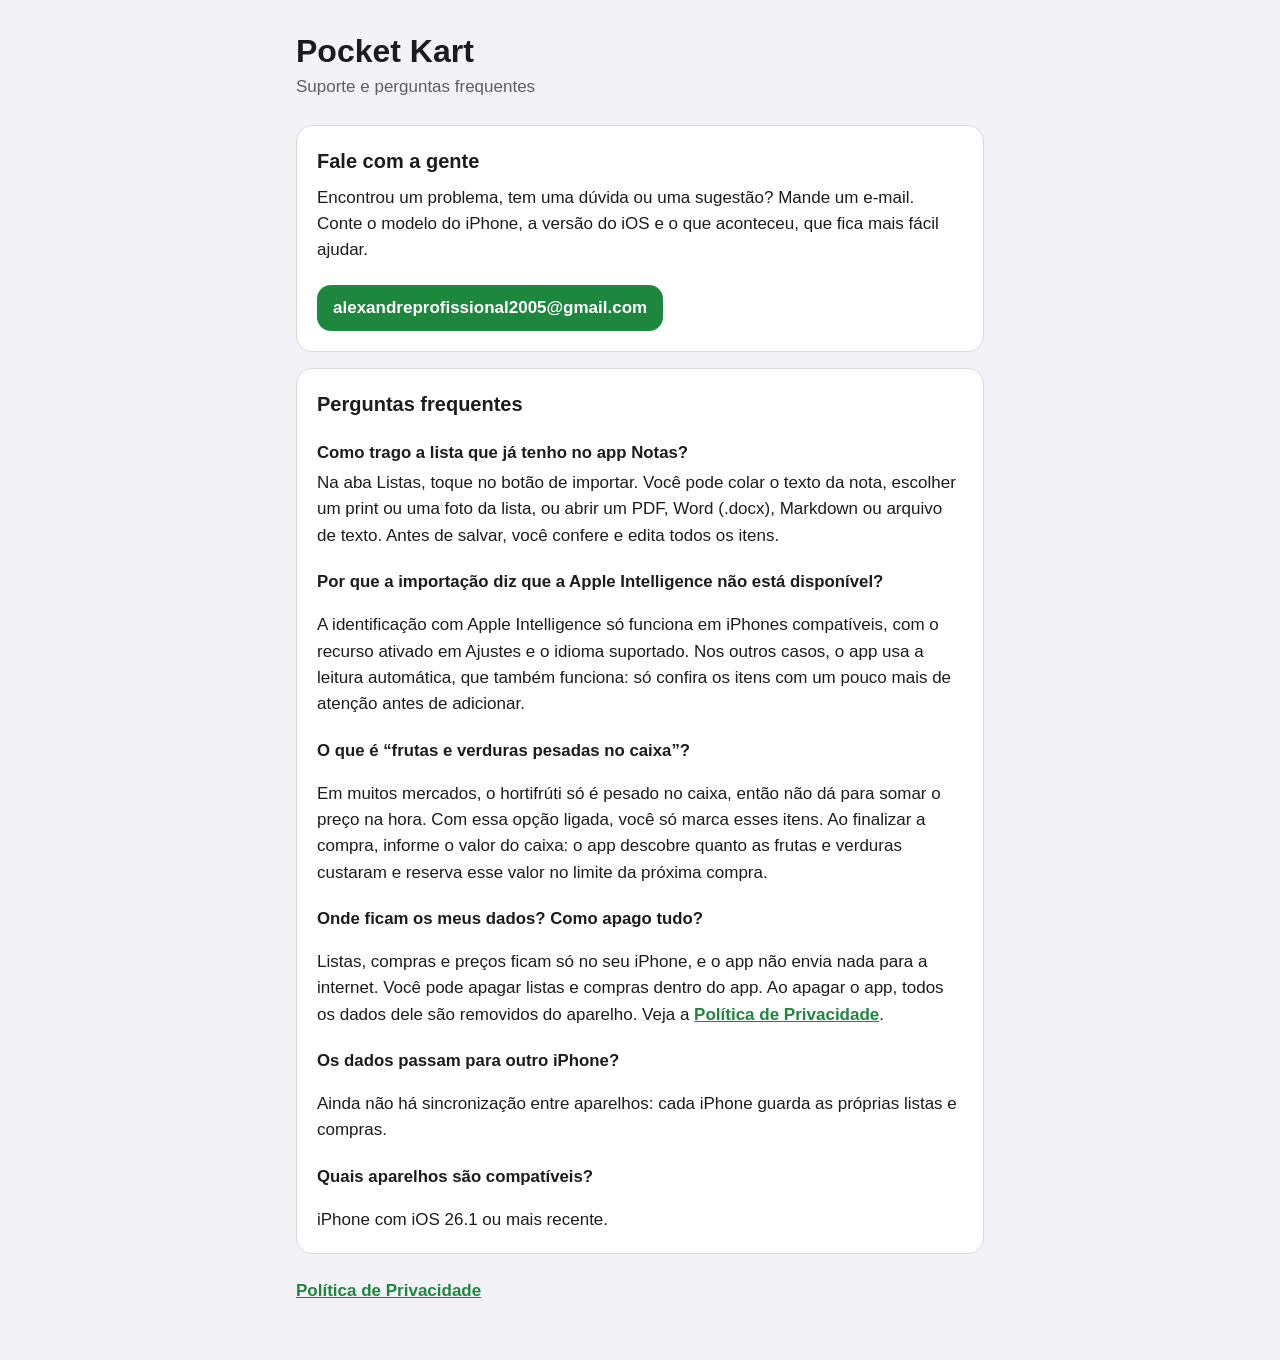
<file: index.html>
<!doctype html>
<html lang="pt-BR">
<head>
  <meta charset="utf-8">
  <meta name="viewport" content="width=device-width, initial-scale=1">
  <title>Pocket Kart · Suporte</title>
  <meta name="description" content="Suporte e perguntas frequentes do Pocket Kart, app de lista de mercado com modo compra.">
  <link rel="stylesheet" href="style.css">
</head>
<body>
  <main>
    <header>
      <h1>Pocket Kart</h1>
      <p class="subtitle">Suporte e perguntas frequentes</p>
    </header>

    <section>
      <h2>Fale com a gente</h2>
      <p>Encontrou um problema, tem uma dúvida ou uma sugestão? Mande um e-mail. Conte o modelo do iPhone, a versão do iOS e o que aconteceu, que fica mais fácil ajudar.</p>
      <a class="contact" href="mailto:alexandreprofissional2005@gmail.com?subject=Suporte%20Pocket%20Kart">alexandreprofissional2005@gmail.com</a>
    </section>

    <section>
      <h2>Perguntas frequentes</h2>

      <h3>Como trago a lista que já tenho no app Notas?</h3>
      <p>Na aba Listas, toque no botão de importar. Você pode colar o texto da nota, escolher um print ou uma foto da lista, ou abrir um PDF, Word (.docx), Markdown ou arquivo de texto. Antes de salvar, você confere e edita todos os itens.</p>

      <h3>Por que a importação diz que a Apple Intelligence não está disponível?</h3>
      <p>A identificação com Apple Intelligence só funciona em iPhones compatíveis, com o recurso ativado em Ajustes e o idioma suportado. Nos outros casos, o app usa a leitura automática, que também funciona: só confira os itens com um pouco mais de atenção antes de adicionar.</p>

      <h3>O que é “frutas e verduras pesadas no caixa”?</h3>
      <p>Em muitos mercados, o hortifrúti só é pesado no caixa, então não dá para somar o preço na hora. Com essa opção ligada, você só marca esses itens. Ao finalizar a compra, informe o valor do caixa: o app descobre quanto as frutas e verduras custaram e reserva esse valor no limite da próxima compra.</p>

      <h3>Onde ficam os meus dados? Como apago tudo?</h3>
      <p>Listas, compras e preços ficam só no seu iPhone, e o app não envia nada para a internet. Você pode apagar listas e compras dentro do app. Ao apagar o app, todos os dados dele são removidos do aparelho. Veja a <a href="privacidade.html">Política de Privacidade</a>.</p>

      <h3>Os dados passam para outro iPhone?</h3>
      <p>Ainda não há sincronização entre aparelhos: cada iPhone guarda as próprias listas e compras.</p>

      <h3>Quais aparelhos são compatíveis?</h3>
      <p>iPhone com iOS 26.1 ou mais recente.</p>
    </section>

    <nav>
      <a href="privacidade.html">Política de Privacidade</a>
    </nav>
  </main>
</body>
</html>
</file>
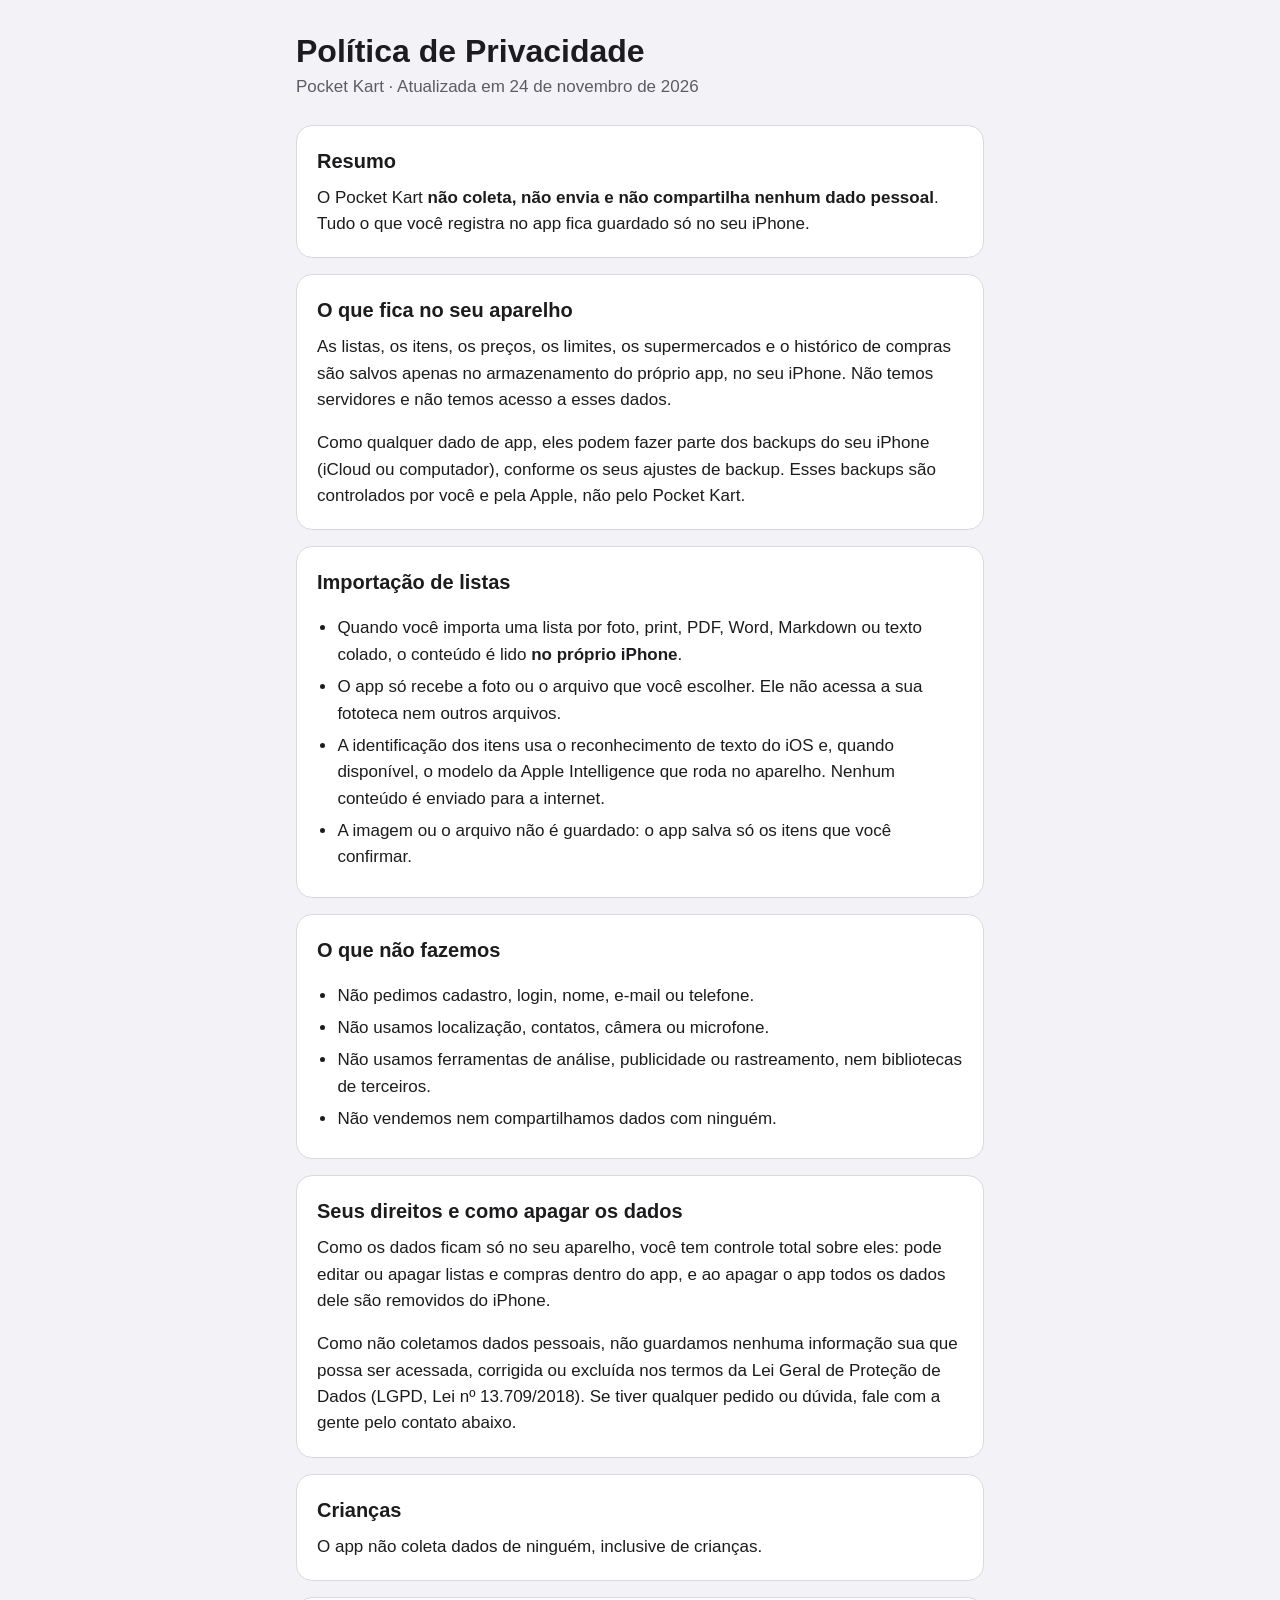
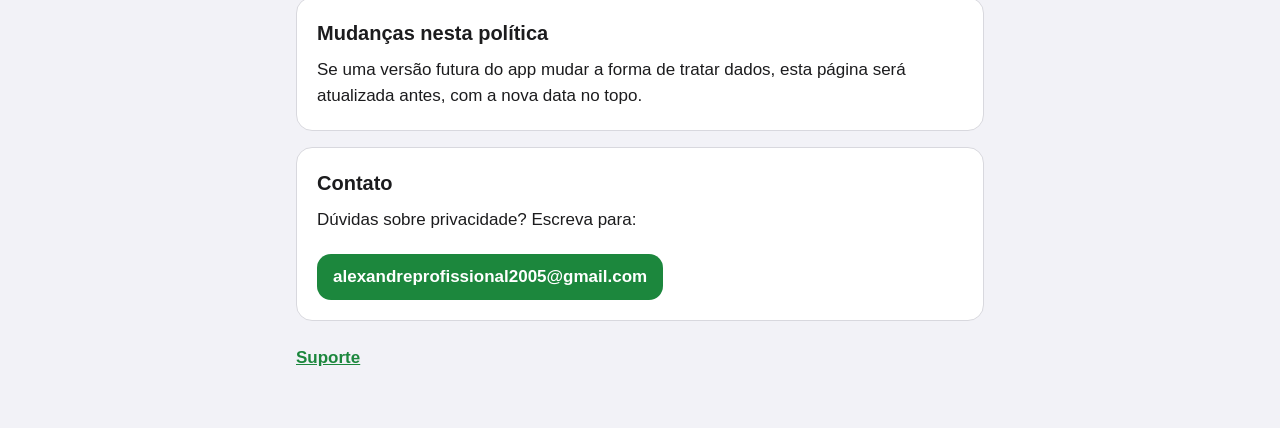
<file: privacidade.html>
<!doctype html>
<html lang="pt-BR">
<head>
  <meta charset="utf-8">
  <meta name="viewport" content="width=device-width, initial-scale=1">
  <title>Pocket Kart · Política de Privacidade</title>
  <meta name="description" content="Política de Privacidade do Pocket Kart: o app não coleta nenhum dado pessoal.">
  <link rel="stylesheet" href="style.css">
</head>
<body>
  <main>
    <header>
      <h1>Política de Privacidade</h1>
      <p class="updated">Pocket Kart · Atualizada em 24 de novembro de 2026</p>
    </header>

    <section>
      <h2>Resumo</h2>
      <p>O Pocket Kart <strong>não coleta, não envia e não compartilha nenhum dado pessoal</strong>. Tudo o que você registra no app fica guardado só no seu iPhone.</p>
    </section>

    <section>
      <h2>O que fica no seu aparelho</h2>
      <p>As listas, os itens, os preços, os limites, os supermercados e o histórico de compras são salvos apenas no armazenamento do próprio app, no seu iPhone. Não temos servidores e não temos acesso a esses dados.</p>
      <p>Como qualquer dado de app, eles podem fazer parte dos backups do seu iPhone (iCloud ou computador), conforme os seus ajustes de backup. Esses backups são controlados por você e pela Apple, não pelo Pocket Kart.</p>
    </section>

    <section>
      <h2>Importação de listas</h2>
      <ul>
        <li>Quando você importa uma lista por foto, print, PDF, Word, Markdown ou texto colado, o conteúdo é lido <strong>no próprio iPhone</strong>.</li>
        <li>O app só recebe a foto ou o arquivo que você escolher. Ele não acessa a sua fototeca nem outros arquivos.</li>
        <li>A identificação dos itens usa o reconhecimento de texto do iOS e, quando disponível, o modelo da Apple Intelligence que roda no aparelho. Nenhum conteúdo é enviado para a internet.</li>
        <li>A imagem ou o arquivo não é guardado: o app salva só os itens que você confirmar.</li>
      </ul>
    </section>

    <section>
      <h2>O que não fazemos</h2>
      <ul>
        <li>Não pedimos cadastro, login, nome, e-mail ou telefone.</li>
        <li>Não usamos localização, contatos, câmera ou microfone.</li>
        <li>Não usamos ferramentas de análise, publicidade ou rastreamento, nem bibliotecas de terceiros.</li>
        <li>Não vendemos nem compartilhamos dados com ninguém.</li>
      </ul>
    </section>

    <section>
      <h2>Seus direitos e como apagar os dados</h2>
      <p>Como os dados ficam só no seu aparelho, você tem controle total sobre eles: pode editar ou apagar listas e compras dentro do app, e ao apagar o app todos os dados dele são removidos do iPhone.</p>
      <p>Como não coletamos dados pessoais, não guardamos nenhuma informação sua que possa ser acessada, corrigida ou excluída nos termos da Lei Geral de Proteção de Dados (LGPD, Lei nº 13.709/2018). Se tiver qualquer pedido ou dúvida, fale com a gente pelo contato abaixo.</p>
    </section>

    <section>
      <h2>Crianças</h2>
      <p>O app não coleta dados de ninguém, inclusive de crianças.</p>
    </section>

    <section>
      <h2>Mudanças nesta política</h2>
      <p>Se uma versão futura do app mudar a forma de tratar dados, esta página será atualizada antes, com a nova data no topo.</p>
    </section>

    <section>
      <h2>Contato</h2>
      <p>Dúvidas sobre privacidade? Escreva para:</p>
      <a class="contact" href="mailto:alexandreprofissional2005@gmail.com?subject=Privacidade%20Pocket%20Kart">alexandreprofissional2005@gmail.com</a>
    </section>

    <nav>
      <a href="index.html">Suporte</a>
    </nav>
  </main>
</body>
</html>
</file>
<file: style.css>
:root {
  --bg: #f2f2f7;
  --card: #ffffff;
  --text: #1c1c1e;
  --muted: #5c5c63;
  --accent: #1c873d;
  --on-accent: #ffffff;
  --border: #d8d8de;
  color-scheme: light dark;
}

@media (prefers-color-scheme: dark) {
  :root {
    --bg: #000000;
    --card: #1c1c1e;
    --text: #f2f2f7;
    --muted: #a1a1a8;
    --accent: #3fbf62;
    --on-accent: #000000;
    --border: #38383d;
  }
}

* { box-sizing: border-box; }

body {
  margin: 0;
  background: var(--bg);
  color: var(--text);
  font: 17px/1.55 -apple-system, BlinkMacSystemFont, "SF Pro Text", "Segoe UI", Roboto, Helvetica, Arial, sans-serif;
  -webkit-text-size-adjust: 100%;
}

main {
  max-width: 720px;
  margin: 0 auto;
  padding: 32px 16px 56px;
}

header { margin-bottom: 24px; }

h1 { font-size: 2rem; line-height: 1.2; margin: 0 0 4px; }
h2 { font-size: 1.25rem; margin: 0 0 8px; }
h3 { font-size: 1.05rem; margin: 20px 0 4px; }

.subtitle, .updated { color: var(--muted); margin: 0; }

section {
  background: var(--card);
  border: 1px solid var(--border);
  border-radius: 16px;
  padding: 20px;
  margin-bottom: 16px;
}

section p:first-of-type { margin-top: 0; }
section p:last-child, section ul:last-child { margin-bottom: 0; }

ul { padding-left: 1.2em; }
li { margin-bottom: 6px; }

a { color: var(--accent); font-weight: 600; }

.contact {
  display: inline-block;
  max-width: 100%;
  margin-top: 4px;
  padding: 10px 16px;
  border-radius: 14px;
  background: var(--accent);
  color: var(--on-accent);
  text-decoration: none;
  overflow-wrap: anywhere;
}

nav { margin-top: 24px; color: var(--muted); }
nav a { margin-right: 16px; }
</file>
